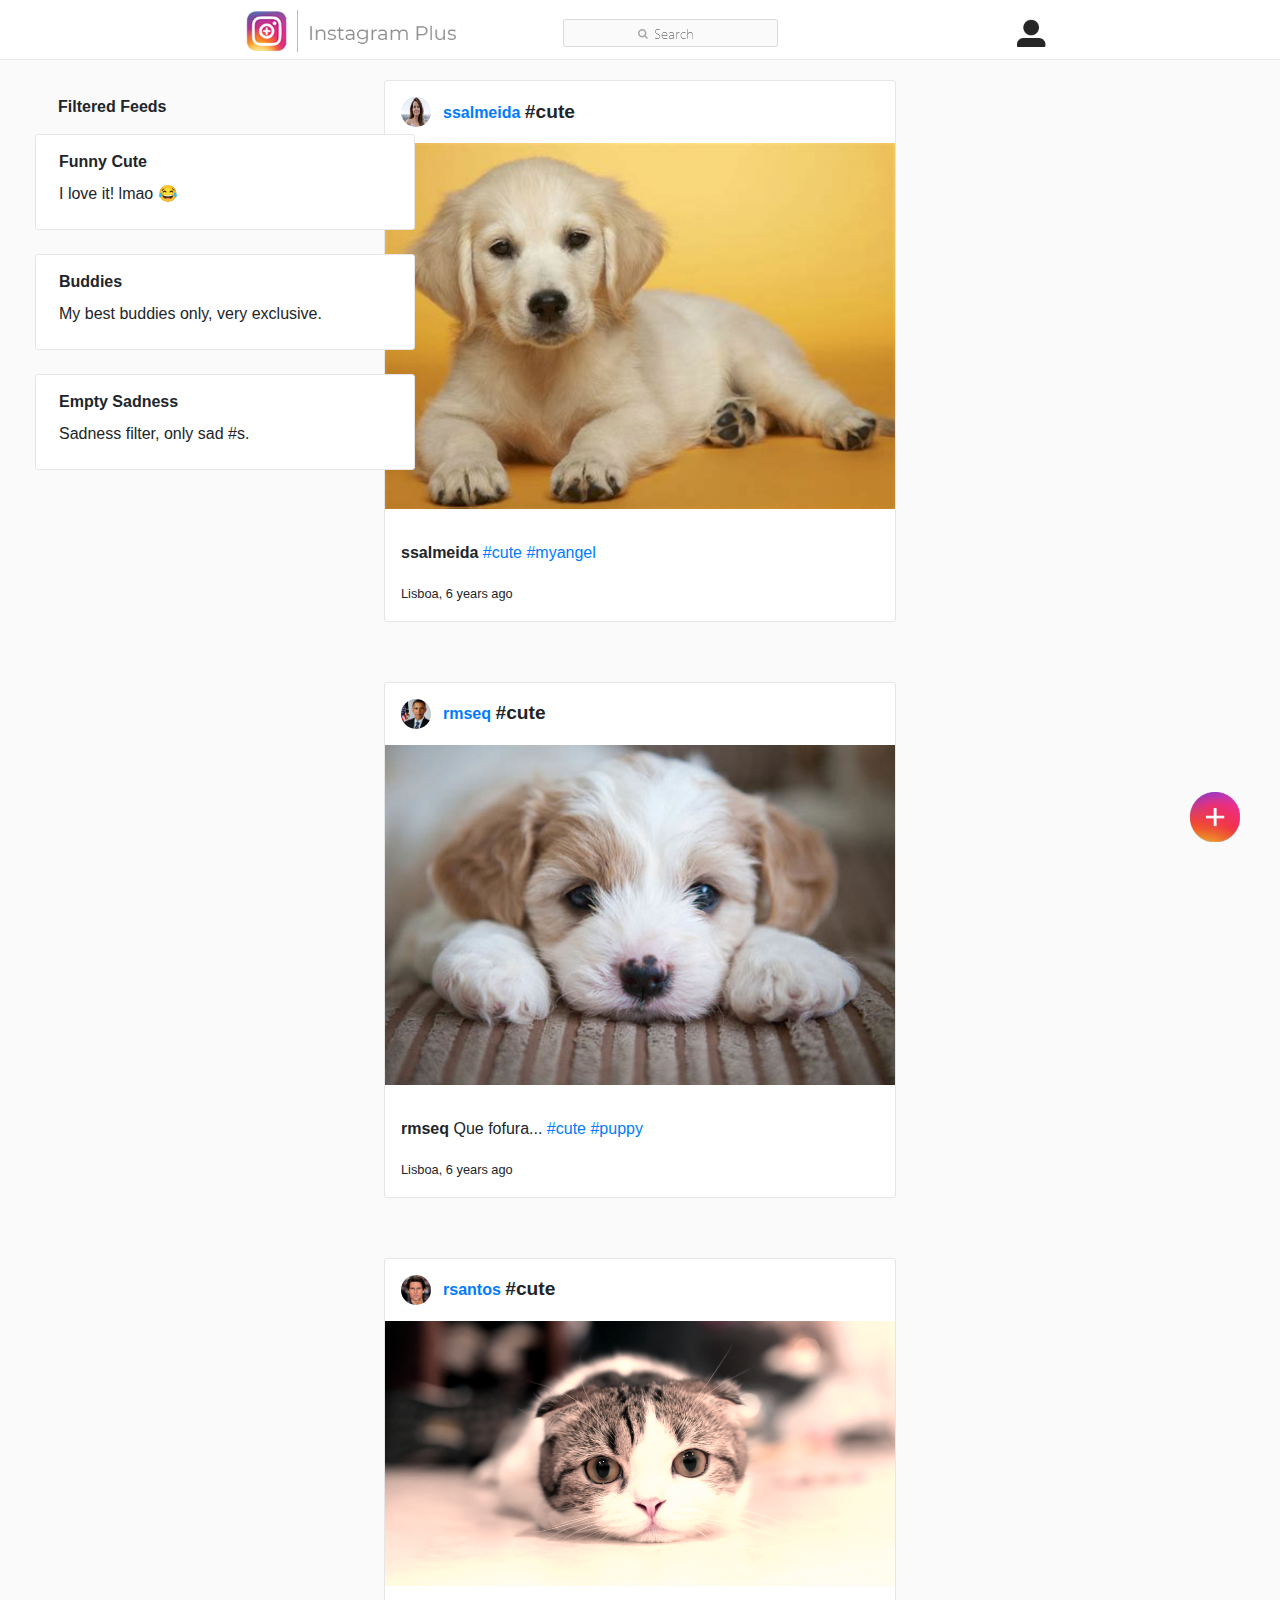
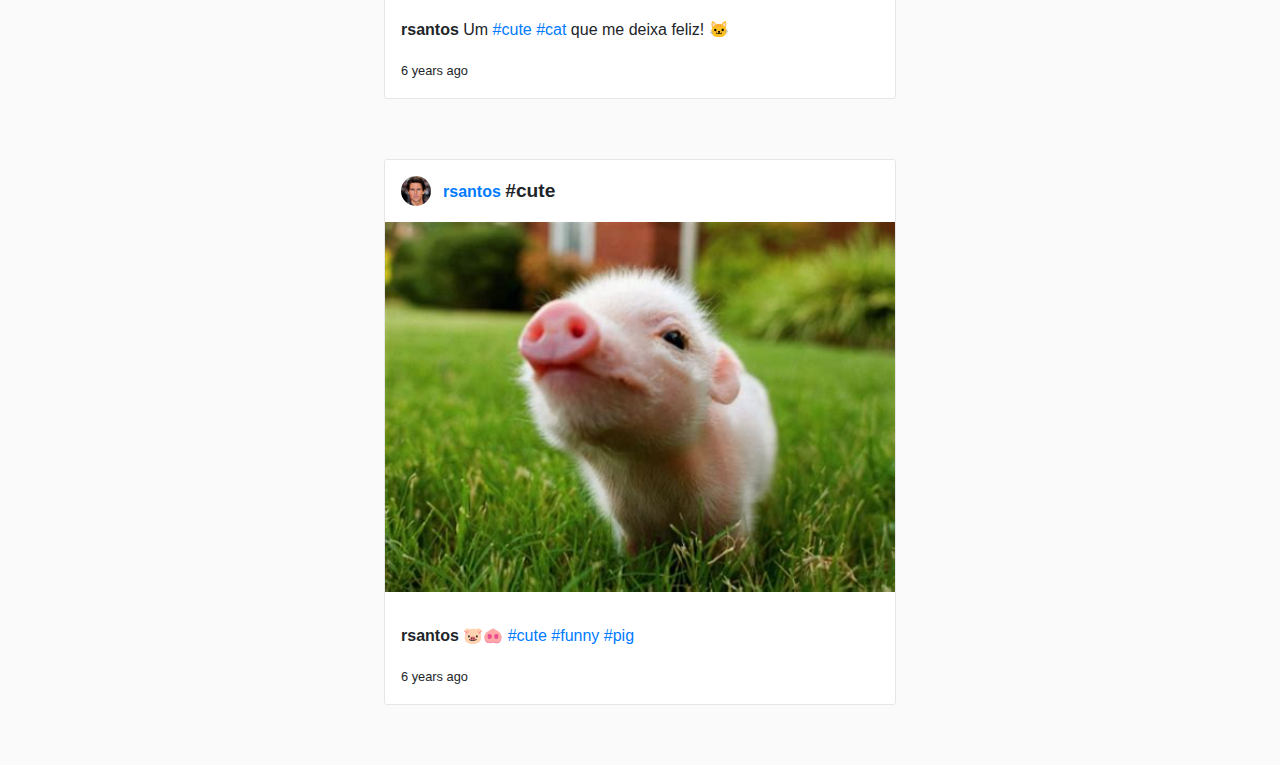
<file: index.html>
<!DOCTYPE html>
<html lang="en">

<head>
	<meta charset="utf-8">
	<meta name="viewport" content="width=device-width, initial-scale=1, shrink-to-fit=no">
	<meta name="description" content="">
	<meta name="author" content="">
	<title>Instagram Plus</title>

	<!-- bootstrap core CSS -->
	<link href="./bootstrap/css/bootstrap.min.css" rel="stylesheet">

	<!-- jquery, can be changed to local lib later -->
	<script src="https://ajax.googleapis.com/ajax/libs/jquery/3.5.1/jquery.min.js"></script>

	<!-- custom js -->
	<script type="text/javascript" src="database/database.js"></script>
	<script type="text/javascript" src="database/users/users.js"></script>
	<script type="text/javascript" src="database/posts/posts.js"></script>
	<script type="text/javascript" src="database/filtered_feed/filtered_feed.js"></script>
	<script type="text/javascript" src="server/feed_controller.js"></script>
	<script type="text/javascript" src="client/utils.js"></script>
	<script type="text/javascript" src="client/load_feed.js"></script>
	<script type="text/javascript" src="client/upload.js"></script>

	<!-- css -->
	<link rel="stylesheet" href="lib/instagram.css/dist/instagram.min.css" />
	<link rel="stylesheet" type="text/css" href="./Components/Header/Header.css" />
	<link rel="stylesheet" type="text/css" href="./Components/Post/Post.css" />
	<link rel="stylesheet" href="./index.css" />

</head>

<body>

	<!-- HEADER -->
	<nav class="Nav">
		<div class="Nav-menus">
			<div class="Nav-brand">
				<a class="Nav-brand-logo" href="./index.html">
					Instagram
				</a>
			</div>
			<a class="Nav-search-bar" href="./Components/search/search.html"></a>
			<a class="Nav-profile" href="./Components/Profile/profile.html"></a>
		</div>
	</nav>
	<!-- END OF HEADER -->

	<div class=posts id=psts>
		<!-- empty div, posts will be loaded here -->
	</div>

	<label for='uploadFile' class="upload-file-btn"></label>
	<input id='file-arquivo' type='file'>
	<input type="file" id="uploadFile" onchange="uploadFile()">

	<div class="fl-items" id="fls">
		<!-- filtered feeds will be loaded here -->
	</div>

</body>


</html>
</file>
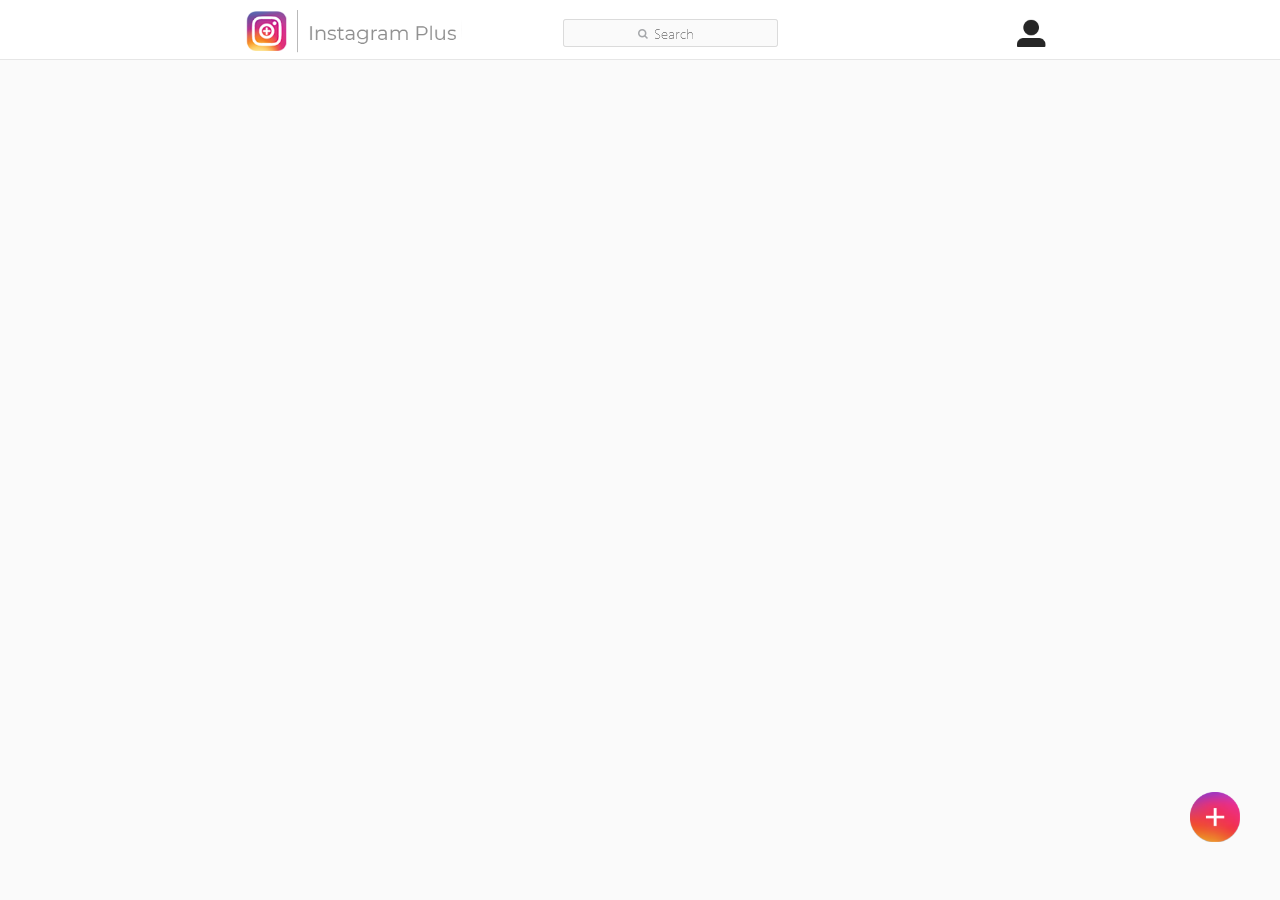
<file: Components/filtered_feed/filtered_feed.html>
<!DOCTYPE html>
<html lang="en">

<head>
	<meta charset="utf-8">
	<meta name="viewport" content="width=device-width, initial-scale=1, shrink-to-fit=no">
	<meta name="description" content="">
	<meta name="author" content="">
	<title>Instagram Plus</title>

	<!-- bootstrap core CSS -->
	<link href="../../bootstrap/css/bootstrap.min.css" rel="stylesheet">

	<!-- jquery, can be changed to local lib later -->
	<script src="https://ajax.googleapis.com/ajax/libs/jquery/3.5.1/jquery.min.js"></script>

	<!-- custom js -->
	<script type="text/javascript" src="../../database/database.js"></script>
	<script type="text/javascript" src="../../database/users/users.js"></script>
	<script type="text/javascript" src="../../database/posts/posts.js"></script>
	<script type="text/javascript" src="../../database/filtered_feed/filtered_feed.js"></script>
	<script type="text/javascript" src="../../server/filtered_feed_controller.js"></script>
	<script type="text/javascript" src="../../client/utils.js"></script>
	<script type="text/javascript" src="../../client/load_filtered_feed.js"></script>
	<script type="text/javascript" src="../../client/upload.js"></script>

	<!-- css -->
	<link rel="stylesheet" href="../../lib/instagram.css/dist/instagram.min.css" />
	<link rel="stylesheet" type="text/css" href="../../Components/Header/Header.css" />
	<link rel="stylesheet" type="text/css" href="../../Components/Post/Post.css" />
	<link rel="stylesheet" href="filtered_feed.css" />

</head>

<body>

	<!-- HEADER -->
	<nav class="Nav">
		<div class="Nav-menus">
			<div class="Nav-brand">
				<a class="Nav-brand-logo" href="../../index.html">
					Instagram
				</a>
			</div>
			<a class="Nav-search-bar" href="../../Components/search/search.html"></a>
			<a class="Nav-profile" href="../../Components/Profile/profile.html"></a>
		</div>
	</nav>
	<!-- END OF HEADER -->

	<div class=posts id=psts>
		<!-- empty div, posts will be loaded here -->
	</div>

	<label for='uploadFile' class="upload-file-btn"></label>
	<input id='file-arquivo' type='file'>
	<input type="file" id="uploadFile" onchange="uploadFileFF()">

	<div class="fl-items" id="fls">
		<!-- filtered feed name will be loaded there -->
	</div>


</body>


</html>
</file>
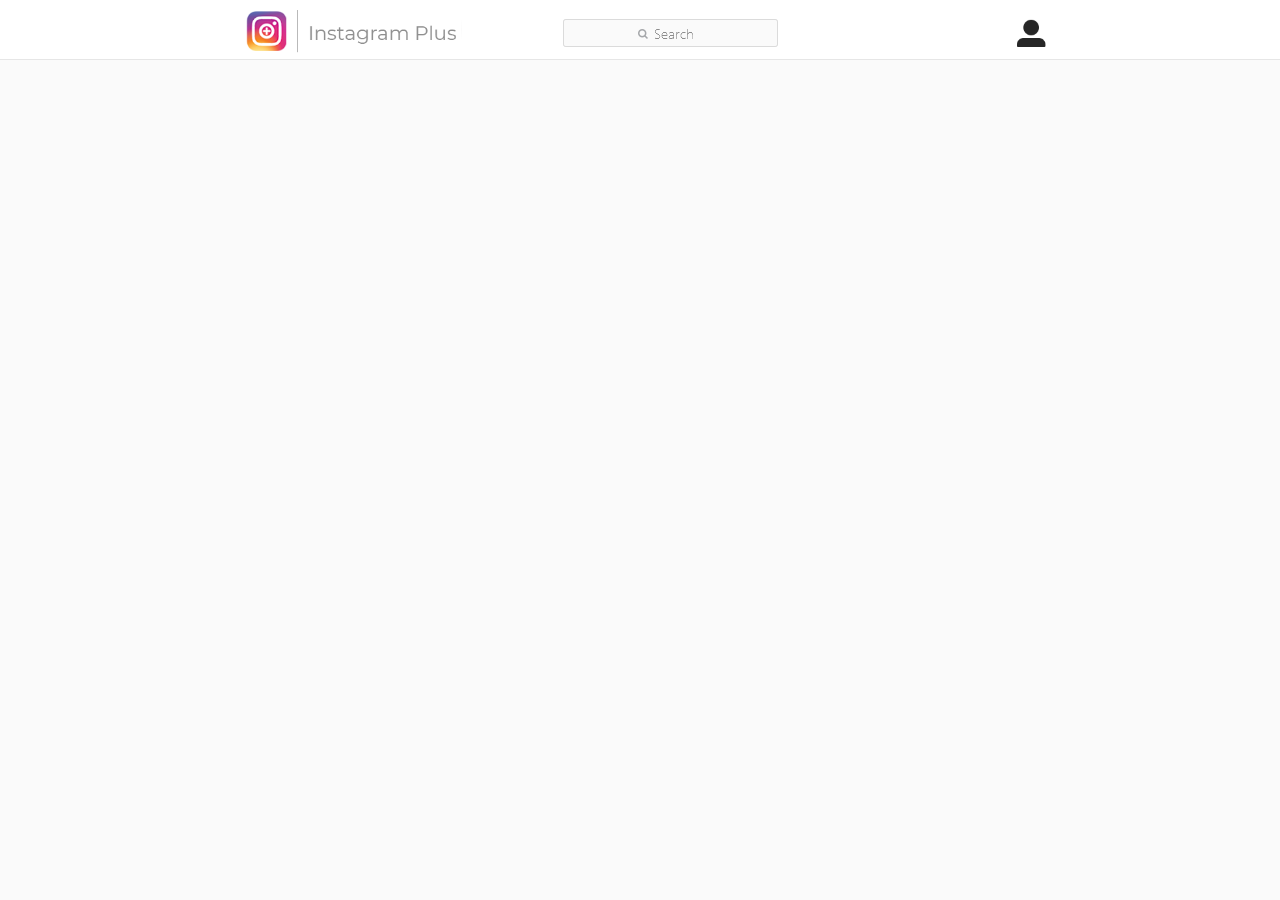
<file: Components/hashtag_profile/hashtag_profile.html>
<!DOCTYPE html>
<html lang="en">

<link rel="stylesheet" type="text/css" href="../Header/Header.css" />
<link rel="stylesheet" type="text/css" href="./hashtag_profile.css" />
<link rel="stylesheet" href="../../lib/instagram.css/dist/instagram.min.css" /> <!-- filtros -->

<head>
	<meta charset="utf-8">
	<meta name="viewport" content="width=device-width, initial-scale=1, shrink-to-fit=no">
	<meta name="description" content="">
	<meta name="author" content="">
	<title>Instagram Plus</title>
	<!-- bootstrap core CSS -->
	<link href="../../bootstrap/css/bootstrap.min.css" rel="stylesheet">
	<!-- jquery, can be changed to local lib later -->
	<script src="https://ajax.googleapis.com/ajax/libs/jquery/3.5.1/jquery.min.js"></script>
	<!-- custom js -->
	<script type="text/javascript" src="../../database/database.js"></script>
	<script type="text/javascript" src="../../database/users/users.js"></script>
	<script type="text/javascript" src="../../database/posts/posts.js"></script>
	<script type="text/javascript" src="../../server/profile_controller.js"></script>
	<script type="text/javascript" src="../../server/follow_unfollow_controller.js"></script>
	<script type="text/javascript" src="../../client/load_hashtag_profile.js"></script>
	<script type="text/javascript" src="../../client/utils.js"></script>
</head>

<!-- header -->
<nav class="Nav">
	<div class="Nav-menus">
		<div class="Nav-brand">
			<a class="Nav-brand-logo" href="../../index.html">
				Instagram
			</a>
		</div>
		<a class="Nav-search-bar" href="../search/search.html"></a>
		<a class="Nav-profile" href="../Profile/profile.html"></a>
	</div>
</nav>

<!-- id to override bootstrap with css changes, assim permite ter o melhor dos dois mundos -->
<body id="override-bootstrap">
	<header>
		<div class="container">
			<div class="profile" id="prfl">
				<!-- empty as the universe, content will be loaded with magic-->
			</div>
		</div>
	</header>

	<main>
		<div class="container">
			<div class="gallery" id="gllry">
				<!-- to be loaded -->
			</div>
		</div>
	</main>

</html>
</file>
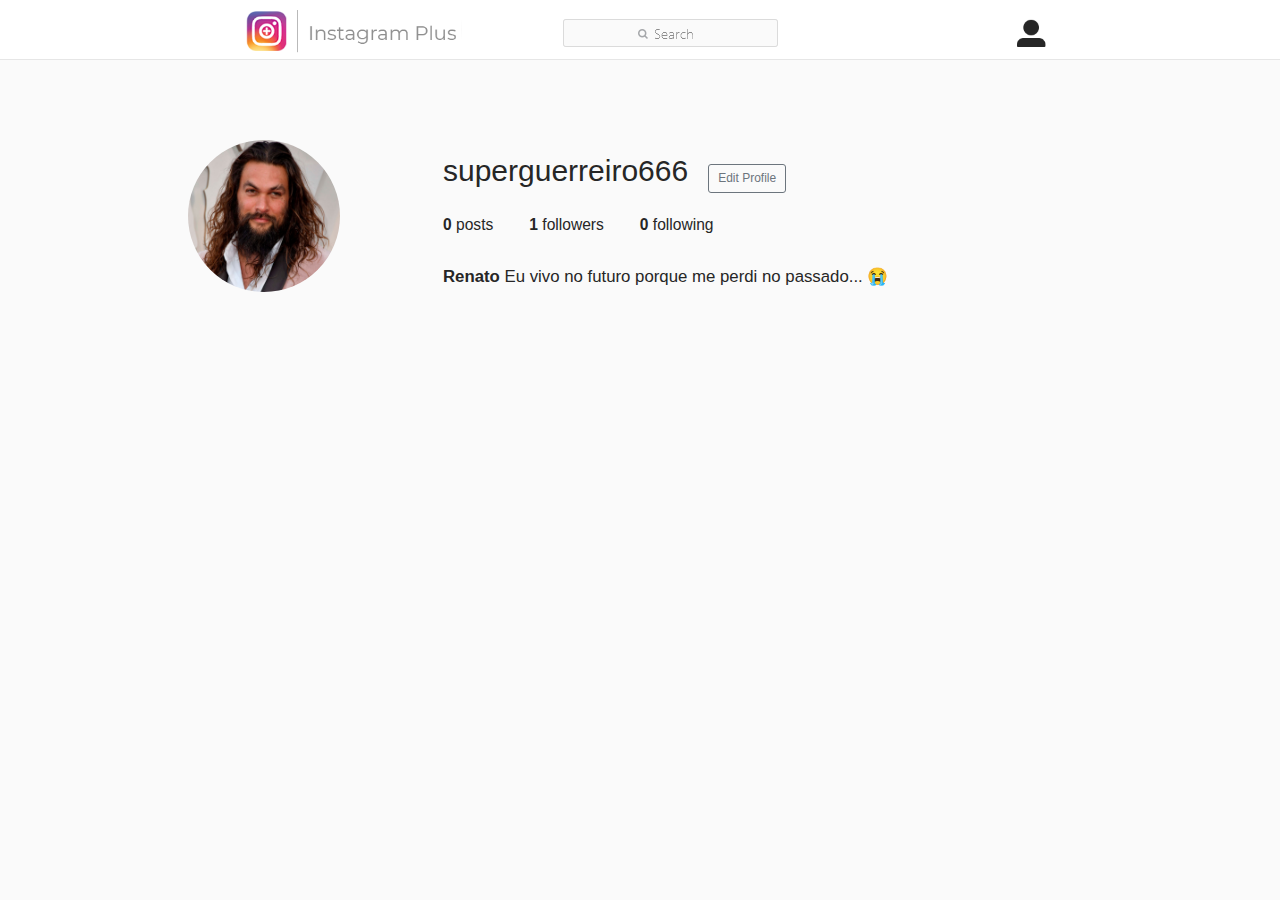
<file: Components/Profile/profile.html>
<!DOCTYPE html>
<html lang="en">

<link rel="stylesheet" type="text/css" href="../Header/Header.css" />
<link rel="stylesheet" type="text/css" href="./Profile.css" />
<link rel="stylesheet" href="../../lib/instagram.css/dist/instagram.min.css" /> <!-- filtros -->

<head>
	<meta charset="utf-8">
	<meta name="viewport" content="width=device-width, initial-scale=1, shrink-to-fit=no">
	<meta name="description" content="">
	<meta name="author" content="">
	<title>Instagram Plus</title>
	<!-- bootstrap core CSS -->
	<link href="../../bootstrap/css/bootstrap.min.css" rel="stylesheet">

	<!-- jquery, can be changed to local lib later -->
	<script src="https://ajax.googleapis.com/ajax/libs/jquery/3.5.1/jquery.min.js"></script>

	<!-- custom js -->
	<script type="text/javascript" src="../../database/database.js"></script>
	<script type="text/javascript" src="../../database/users/users.js"></script>
	<script type="text/javascript" src="../../database/posts/posts.js"></script>
	<script type="text/javascript" src="../../server/profile_controller.js"></script>
	<script type="text/javascript" src="../../server/remove_post_controller.js"></script>
	<script type="text/javascript" src="../../client/load_profile.js"></script>
	<script type="text/javascript" src="../../client/utils.js"></script>

</head>

<!-- header -->
<nav class="Nav">
	<div class="Nav-menus">
		<div class="Nav-brand">
			<a class="Nav-brand-logo" href="../../index.html">
				Instagram
			</a>
		</div>
		<a class="Nav-search-bar" href="../search/search.html"></a>
		<a class="Nav-profile" href="./profile.html"></a>
	</div>
</nav>

<!-- id to override bootstrap with css changes, assim permite ter o melhor dos dois mundos -->

<body id="override-bootstrap">
	<header>
		<div class="container">
			<div class="profile" id="prfl">
				<!-- empty as the universe, content will be loaded with magic-->
			</div>
		</div>
	</header>

	<main>
		<div class="container">
			<div class="gallery" id="gllry">
				<!-- to be loaded -->
			</div>
		</div>
	</main>

</html>
</file>
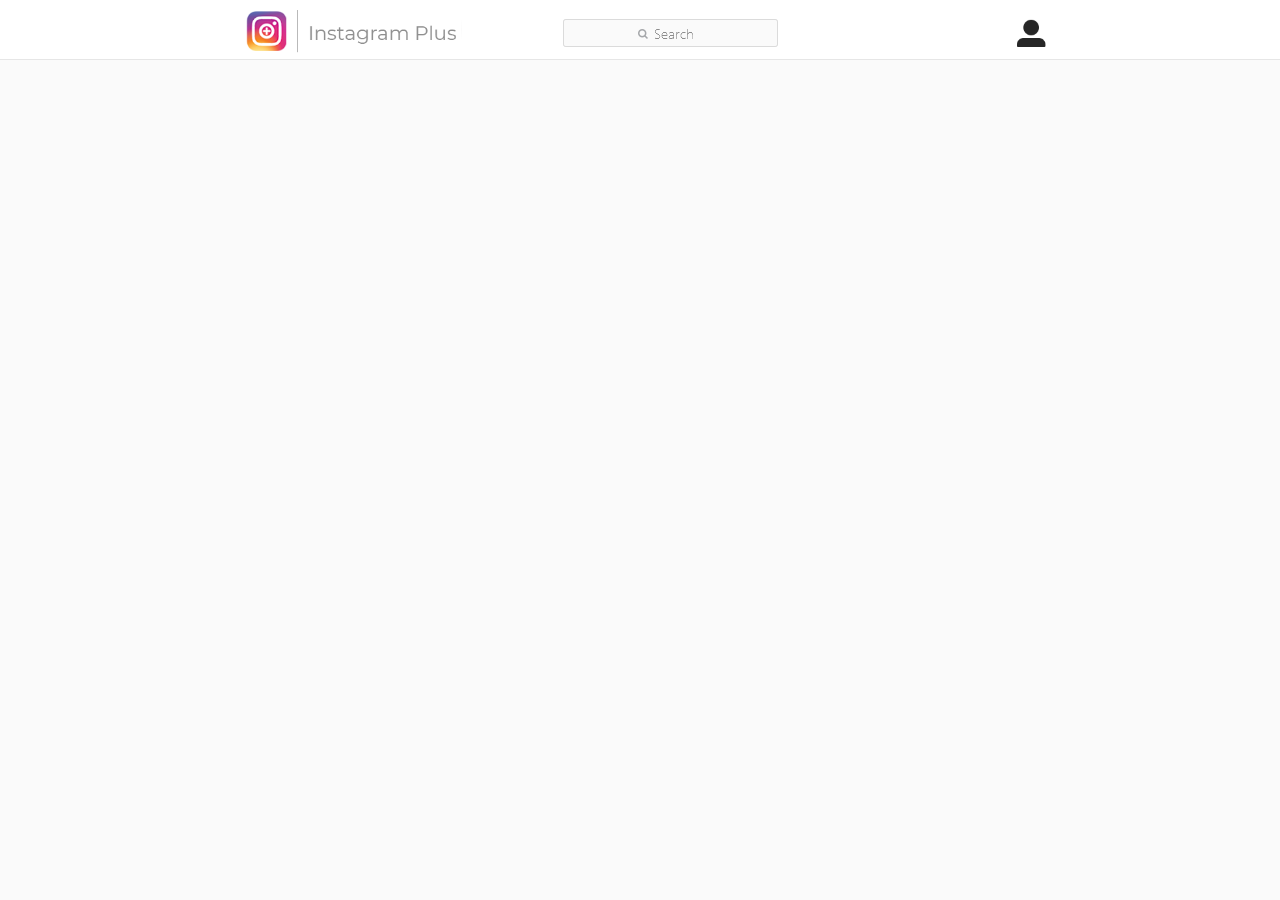
<file: Components/strange_profile/strange_profile.html>
<!DOCTYPE html>
<html lang="en">

<link rel="stylesheet" type="text/css" href="../Header/Header.css" />
<link rel="stylesheet" type="text/css" href="./strange_profile.css" />
<link rel="stylesheet" href="../../lib/instagram.css/dist/instagram.min.css" /> <!-- filtros -->

<head>
	<meta charset="utf-8">
	<meta name="viewport" content="width=device-width, initial-scale=1, shrink-to-fit=no">
	<meta name="description" content="">
	<meta name="author" content="">
	<title>Instagram Plus</title>
	<!-- bootstrap core CSS -->
	<link href="../../bootstrap/css/bootstrap.min.css" rel="stylesheet">
	<!-- jquery, can be changed to local lib later -->
	<script src="https://ajax.googleapis.com/ajax/libs/jquery/3.5.1/jquery.min.js"></script>
	<!-- custom js -->
	<script type="text/javascript" src="../../database/database.js"></script>
	<script type="text/javascript" src="../../database/users/users.js"></script>
	<script type="text/javascript" src="../../database/posts/posts.js"></script>
	<script type="text/javascript" src="../../server/profile_controller.js"></script>
	<script type="text/javascript" src="../../server/follow_unfollow_controller.js"></script>
	<script type="text/javascript" src="../../client/load_strange_profile.js"></script>
	<script type="text/javascript" src="../../client/utils.js"></script>
</head>

<!-- header -->
<nav class="Nav">
	<div class="Nav-menus">
		<div class="Nav-brand">
			<a class="Nav-brand-logo" href="../../index.html">
				Instagram
			</a>
		</div>
		<a class="Nav-search-bar" href="../search/search.html"></a>
		<a class="Nav-profile" href="../Profile/profile.html"></a>
	</div>
</nav>

<!-- id to override bootstrap with css changes, assim permite ter o melhor dos dois mundos -->
<body id="override-bootstrap">
	<header>
		<div class="container">
			<div class="profile" id="prfl">
				<!-- empty as the universe, content will be loaded with magic-->
			</div>
		</div>
	</header>

	<main>
		<div class="container">
			<div class="gallery" id="gllry">
				<!-- to be loaded -->
			</div>
		</div>
	</main>

</html>
</file>
<file: Components/Header/Header.css>
/* src/components/Header/Header.css */
.Nav {
  background-color: #ffffff;
  border-bottom: 1px solid rgba(0, 0, 0, 0.0975);
  position: fixed;
  top: 0;
  width: 100%;
  z-index: 2;
  -webkit-transition: height 0.2s ease-in-out;
  transition: height 0.2s ease-in-out;
  height: 60px;
 min-width: 500px;
}

.Nav-menus {
  display: flex;
  flex-direction: row;
  height: 60px;
  width: 70%;
  margin: 0 auto;
  padding: 10px 40px;
}

/* Logo Component */
/*
.Nav-brand-logo {
  display: block;
  background-position: -176px 0px;
  background-image: url(../../sprite.png);
  background-size: 405px 379px;
  background-repeat: no-repeat;
  height: 35px;
  width: 176px;
  text-indent: -1000%
}
*/

.Nav-brand-logo {
  display: block;
  background-position: -230px 0px;
  background-image: url(../../newSprite.png);
  background-size: 527px 493px;
  background-repeat: no-repeat;
  height: 46px;
  width: 230px;
  text-indent: -1000%;
}


.Nav-profile-menu{
 padding-top: 7px;
 display: flex;
 flex-direction: row;
 height: 50px;
 width: 5%;
 margin: 0 auto;
 float: right;
}

.Nav-profile{
    
  display: block;
  background-position: -30px -460px;
  background-image: url(../../newSprite.png);
  background-size: 527px 493px;
  background-repeat: no-repeat;
  height: 50px;
  width: 35px;
  margin-top: 6px;
  margin-left: 130px;
  margin-right:0;
  text-indent: -1000%
}

.Nav-search-bar{
  display: block;
  background-image: url(../../searchBtn.png);
  background-repeat: no-repeat;
  height: 50px;
  width: 233px;
  margin-top: 5px;
  margin-left:  auto;
  margin-right: auto;
  text-indent: -1000%
}

body { padding-top: 80px; 
background-color: #fafafa;}
</file>
<file: Components/Post/Post.css>
/* src/components/Post/Post.css */
.post {
  border-radius: 3px;
  border: 1px solid #e6e6e6;
  background-color: #fff;
  margin-bottom: 60px;
  margin-left : 30%;
  margin-right: 30%;
}

.post-user {
  display: flex;
  padding: 16px;
  align-items: center;
}
.post-user-avatar {
  width: 30px;
  height: 30px;
}
.post-user-avatar img {
  width: 100%;
  height: 100%;
  border-radius: 50%;
}
.post-user-nickname {
  margin-left: 12px;
  font-family: 'PT Sans', sans-serif;
  font-weight: bold;
}
.post-content-bg {
  background-color: #efefef;
}
.post-content img {
  display: block;
  width: 100%;
}
.post-caption {
  padding: 16px 16px;
  text-align: left;  
}
.post-caption strong {
  font-family: 'PT Sans', sans-serif;
  font-weight: bold;
}
.vjs-fade-out {
  display: none;
  visibility: hidden;
  opacity: 0;
}
</file>
<file: index.css>
/* Esconde o input */
input[type='file'] {
  display: none
}

label.upload-file-btn {
 position: fixed;
    bottom: 50px;
    right: 40px; 
    cursor: pointer;
    background-image: url(./btn.png);
    background-size: 50px 50px;
    background-repeat: no-repeat;
    height: 50px; 
    width: 50px; 
}

.fl-items {
  display: grid;
  position: absolute;
  top: 80px;
  left: 35px;
}

label.filtered-feed {
    position: relative;
    cursor: pointer;
    margin-bottom: 60px;
    height: 60px;
    width: 380px;  
}

.filter-box {
  border-radius: 3px;
  border: 1px solid #e6e6e6;
  background-color: #fff;
}

.filter-details {
  padding: 15px;
  align-items: center; 
}

.filter-name {
  margin-left: 8px;
  font-family: 'PT Sans', sans-serif;
  font-weight: bold;
}

.filter-description {
  padding: 8px 8px;
  word-wrap: break-word;
  text-align: left;  
}
</file>
<file: Components/filtered_feed/filtered_feed.css>
/* Esconde o input */
input[type='file'] {
  display: none
}

label.upload-file-btn {
 position: fixed;
    bottom: 50px;
    right: 40px; 
    cursor: pointer;
    background-image: url(../../btn.png);
    background-size: 50px 50px;
    background-repeat: no-repeat;
    height: 50px; 
    width: 50px; 
}

.fl-items {
  display: grid;
  position: absolute;
  top: 80px;
  left: 35px;
}

label.filtered-feed {
    position: relative;
    margin-bottom: 60px;
    height: 60px;
    width: 380px;  
}

.filter-details {
  padding: 15px;
  align-items: center; 
}

.filter-name {
  margin-left: 8px;
  font-family: 'PT Sans', sans-serif;
  font-weight: bold;
}
</file>
<file: Components/Profile/Profile.css>
/*

All grid code is placed in a 'supports' rule (feature query) at the bottom of the CSS (Line 310). 
        
The 'supports' rule will only run if your browser supports CSS grid.

*/

/* Base Styles */

:root {
    font-size: 12px;

}


body {
    
    min-height: 100vh;
    color: #262626;
    padding-bottom: 3rem;
    
}

#override-bootstrap {
    font-family: "Open Sans", Arial, sans-serif;
    background-color: #fafafa;
    color: #262626;
    min-width: px;
}

img {
    display: block;
}

.container {
    max-width: 93.5rem;
    margin: 0 auto;
    padding: 0 2rem;
}

.btn {
    display: inline-block;
    font: inherit;
    background: none;
    border: none;
    color: inherit;
    padding: 0;
    cursor: pointer;
}

.btn:focus {
    outline: none;
}

.visually-hidden {
    position: absolute !important;
    height: 1px;
    width: 1px;
    overflow: hidden;
    clip: rect(1px, 1px, 1px, 1px);
}

/* Profile Section */

.profile {
    padding: 5rem 0;
}

.profile::after {
    content: "";
    display: block;
    clear: both;
    
}

.profile-image {
    float: left;
    width: calc(33.333% - 1rem);
    display: flex;
    justify-content: center;
    align-items: center;

}

.profile-image img {
    border-radius: 50%;
    width: 152px;
    height: 152px;
}

.profile-user-settings,
.profile-bio {
    float: left;
    width: calc(66.666% - 2rem);
}

.profile-user-settings {
    margin-top: 1.1rem;
}

.profile-user-name {
    display: inline-block;
    font-size: rem;
    font-weight: 300;
    padding-right: 20px;
}

.profile-edit-btn {
    font-size: 1.4rem;
    line-height: 1.8;
    border: 0.1rem solid #dbdbdb;
    border-radius: 0.3rem;
    padding: 0 2.4rem;
    margin-left: 2rem;
}

.profile-settings-btn {
    font-size: 2rem;
    margin-left: 1rem;
}

.profile-stats {
    margin-top: 2.3rem;
    
}

.profile-stats li {
    display: inline-block;
    margin-top: 1.5rem;
    font-size: 1.3rem;
    line-height: 1.5;
    margin-right: 3rem;
    cursor: pointer;
}

.profile-stats li:last-of-type {
    margin-right: 0;
}

.profile-bio {
    font-size: 1.4rem;
    font-weight: 400;
    line-height: 1.2;
    margin-top: 1.5rem;
}

.profile-real-name,
.profile-stat-count,
.profile-edit-btn {
    font-weight: 600;
}

/* Gallery Section */

.gallery {
    display: flex;
    flex-wrap: wrap;
    margin: -1rem -1rem;
    padding-bottom: 3rem;
}

.gallery-item {
    position: relative;
    flex: 1 0 22rem;
    margin: 1rem;
    color: #fff;
}

.gallery-item:hover .gallery-item-info,
.gallery-item:focus .gallery-item-info {
    display: block;
    background: rgba(0, 0, 0, .3);
}

.btn-delete {
    display: block;
    background-color: Transparent;
    opacity: 0;
    position: absolute;
    top: 5%;
    left: 90%;
    background-image: url(../../deleteImg.png);
    background-size: 20px 20px;
    background-repeat: no-repeat;
    height: 20px;
    width: 20px;
    text-indent: -1000%;
    border: none;
    cursor:pointer;
}

.gallery-item:hover .btn-delete {
    opacity: 1;
    outline: none;
}


.gallery-item-info {
    position: absolute;
    top: 0;
    left: 0;
    width: 100%;
    height: 100%;
    background: rgba(0, 0, 0, 0);
    transition: background 0.5s ease;
}

.gallery-item-info li {
    display: inline-block;
    font-size: 1.7rem;
    font-weight: 600;
}

.gallery-item-likes {
    margin-right: 2.2rem;
}

.gallery-item-type {
    position: absolute;
    top: 1rem;
    right: 1rem;
    font-size: 2.5rem;
    text-shadow: 0.2rem 0.2rem 0.2rem rgba(0, 0, 0, 0.1);
}

.fa-clone,
.fa-comment {
    transform: rotateY(180deg);
}

.gallery-image {
    width: 100%;
    height: 100%;
    object-fit: cover;
}


/* Media Query */

@media screen and (max-width: 40rem) {
    .profile {
        display: flex;
        flex-wrap: wrap;
        padding: 4rem 0;
    }

    .profile::after {
        display: none;
    }

    .profile-image,
    .profile-user-settings,
    .profile-bio,
    .profile-stats {
        float: none;
        width: auto;
    }

    .profile-image img {
        width: 7.7rem;
    }

    .profile-user-settings {
        flex-basis: calc(100% - 10.7rem);
        display: flex;
        flex-wrap: wrap;
        margin-top: 1rem;
    }

    .profile-user-name {
        font-size: 2.2rem;
    }

    .profile-edit-btn {
        order: 1;
        padding: 0;
        text-align: center;
        margin-top: 1rem;
    }

    .profile-edit-btn {
        margin-left: 0;
    }

    .profile-bio {
        font-size: 1.4rem;
        margin-top: 1.5rem;
    }

    .profile-edit-btn,
    .profile-bio,
    .profile-stats {
        flex-basis: 100%;
    }

    .profile-stats {
        order: 1;
        margin-top: 1.5rem;
    }

    .profile-stats ul {
        display: flex;
        text-align: center;
        padding: 1.2rem 0;
        border-top: 0.1rem solid #dadada;
        border-bottom: 0.1rem solid #dadada;
    }

    .profile-stats li {
        font-size: 1.4rem;
        flex: 1;
        margin: 0;
    }

    .profile-stat-count {
        display: block;
    }
}



The following code will only run if your browser supports CSS grid.

Remove or comment-out the code block below to see how the browser will fall-back to flexbox & floated styling. 

*/
/*
@supports (display: grid) {
    .profile {
        display: grid;
        grid-template-columns: 1fr 2fr;
        grid-template-rows: repeat(3, auto);
        grid-column-gap: 3rem;
        align-items: center;
    }

    .profile-image {
        grid-row: 1 / -1;
    }

    .gallery {
        display: grid;
        grid-template-columns: repeat(auto-fit, minmax(22rem, 1fr));
        grid-gap: 2rem;
    }

    .profile-image,
    .profile-user-settings,
    .profile-stats,
    .profile-bio,
    .gallery-item,
    .gallery {
        width: auto;
        margin: 0;
    }

    @media (max-width: 40rem) {
        .profile {
            grid-template-columns: auto 1fr;
            grid-row-gap: 1.5rem;
        }

        .profile-image {
            grid-row: 1 / 2;
        }

        .profile-user-settings {
            display: grid;
            grid-template-columns: auto 1fr;
            grid-gap: 1rem;
        }

        .profile-edit-btn,
        .profile-stats,
        .profile-bio {
            grid-column: 1 / -1;
        }

        .profile-user-settings,
        .profile-edit-btn,
        .profile-settings-btn,
        .profile-bio,
        .profile-stats {
            margin: 0;
        }
    }
*/
}
</file>
<file: Components/strange_profile/strange_profile.css>
/*

All grid code is placed in a 'supports' rule (feature query) at the bottom of the CSS (Line 310). 
        
The 'supports' rule will only run if your browser supports CSS grid.

*/

/* Base Styles */

:root {
    font-size: 12px;

}


body {
    
    min-height: 100vh;
    color: #262626;
    padding-bottom: 3rem;
    
}

#override-bootstrap {
    font-family: "Open Sans", Arial, sans-serif;
    background-color: #fafafa;
    color: #262626;
    min-width: px;
}

img {
    display: block;
}

.private-profile {
    margin: auto;
    text-align: center;
}

.container {
    max-width: 93.5rem;
    margin: 0 auto;
    padding: 0 2rem;
}

.btn {
    display: inline-block;
    font: inherit;
    background: none;
    border: none;
    color: brown;
    padding: 0;
    cursor: pointer;
}

.btn:focus {
    outline: none;
    box-shadow: none;
}

.btn.btn-secondary:focus {
    outline: none;
    box-shadow: none;
} 

.visually-hidden {
    position: absolute !important;
    height: 1px;
    width: 1px;
    overflow: hidden;
    clip: rect(1px, 1px, 1px, 1px);
}

/* Profile Section */

.profile {
    padding: 5rem 0;
}

.profile::after {
    content: "";
    display: block;
    clear: both;
    
}

.profile-image {
    float: left;
    width: calc(33.333% - 1rem);
    display: flex;
    justify-content: center;
    align-items: center;

}

.profile-image img {
    border-radius: 50%;
    width: 152px;
    height: 152px;
}

.profile-user-settings,
.profile-bio {
    float: left;
    width: calc(66.666% - 2rem);
}

.profile-user-settings {
    margin-top: 1.1rem;
}

.profile-user-name {
    display: inline-block;
    font-size: rem;
    font-weight: 300;
    padding-right: 20px;
}

.profile-edit-btn {
    font-size: 1.4rem;
    line-height: 1.8;
    border: 0.1rem solid #dbdbdb;
    border-radius: 0.3rem;
    padding: 0 2.4rem;
    margin-left: 2rem;
}

.profile-settings-btn {
    font-size: 2rem;
    margin-left: 1rem;
}

.profile-stats {
    margin-top: 2.3rem;
    
}

.profile-stats li {
    display: inline-block;
    margin-top: 1.5rem;
    font-size: 1.3rem;
    line-height: 1.5;
    margin-right: 3rem;
    cursor: pointer;
}

.profile-stats li:last-of-type {
    margin-right: 0;
}

.profile-bio {
    font-size: 1.4rem;
    font-weight: 400;
    line-height: 1.2;
    margin-top: 1.5rem;
}

.profile-real-name,
.profile-stat-count,
.profile-edit-btn {
    font-weight: 600;
}

/* Gallery Section */

.gallery {
    display: flex;
    flex-wrap: wrap;
    margin: -1rem -1rem;
    padding-bottom: 3rem;
}

.gallery-item {
    position: relative;
    flex: 1 0 22rem;
    margin: 1rem;
    color: #fff;
    cursor: pointer;
}

.gallery-item:hover .gallery-item-info,
.gallery-item:focus .gallery-item-info {
    display: flex;
    justify-content: center;
    align-items: center;
    position: absolute;
    top: 0;
    width: 100%;
    height: 100%;
    background-color: rgba(0, 0, 0, 0.3);
}

.gallery-item-info {
    display: none;
}

.gallery-item-info li {
    display: inline-block;
    font-size: 1.7rem;
    font-weight: 600;
}

.gallery-item-likes {
    margin-right: 2.2rem;
}

.gallery-item-type {
    position: absolute;
    top: 1rem;
    right: 1rem;
    font-size: 2.5rem;
    text-shadow: 0.2rem 0.2rem 0.2rem rgba(0, 0, 0, 0.1);
}

.fa-clone,
.fa-comment {
    transform: rotateY(180deg);
}

.gallery-image {
    width: 100%;
    height: 100%;
    object-fit: cover;
}


/* Media Query */

@media screen and (max-width: 40rem) {
    .profile {
        display: flex;
        flex-wrap: wrap;
        padding: 4rem 0;
    }

    .profile::after {
        display: none;
    }

    .profile-image,
    .profile-user-settings,
    .profile-bio,
    .profile-stats {
        float: none;
        width: auto;
    }

    .profile-image img {
        width: 7.7rem;
    }

    .profile-user-settings {
        flex-basis: calc(100% - 10.7rem);
        display: flex;
        flex-wrap: wrap;
        margin-top: 1rem;
    }

    .profile-user-name {
        font-size: 2.2rem;
    }

    .profile-edit-btn {
        order: 1;
        padding: 0;
        text-align: center;
        margin-top: 1rem;
    }

    .profile-edit-btn {
        margin-left: 0;
    }

    .profile-bio {
        font-size: 1.4rem;
        margin-top: 1.5rem;
    }

    .profile-edit-btn,
    .profile-bio,
    .profile-stats {
        flex-basis: 100%;
    }

    .profile-stats {
        order: 1;
        margin-top: 1.5rem;
    }

    .profile-stats ul {
        display: flex;
        text-align: center;
        padding: 1.2rem 0;
        border-top: 0.1rem solid #dadada;
        border-bottom: 0.1rem solid #dadada;
    }

    .profile-stats li {
        font-size: 1.4rem;
        flex: 1;
        margin: 0;
    }

    .profile-stat-count {
        display: block;
    }
}



The following code will only run if your browser supports CSS grid.

Remove or comment-out the code block below to see how the browser will fall-back to flexbox & floated styling. 

*/
/*
@supports (display: grid) {
    .profile {
        display: grid;
        grid-template-columns: 1fr 2fr;
        grid-template-rows: repeat(3, auto);
        grid-column-gap: 3rem;
        align-items: center;
    }

    .profile-image {
        grid-row: 1 / -1;
    }

    .gallery {
        display: grid;
        grid-template-columns: repeat(auto-fit, minmax(22rem, 1fr));
        grid-gap: 2rem;
    }

    .profile-image,
    .profile-user-settings,
    .profile-stats,
    .profile-bio,
    .gallery-item,
    .gallery {
        width: auto;
        margin: 0;
    }

    @media (max-width: 40rem) {
        .profile {
            grid-template-columns: auto 1fr;
            grid-row-gap: 1.5rem;
        }

        .profile-image {
            grid-row: 1 / 2;
        }

        .profile-user-settings {
            display: grid;
            grid-template-columns: auto 1fr;
            grid-gap: 1rem;
        }

        .profile-edit-btn,
        .profile-stats,
        .profile-bio {
            grid-column: 1 / -1;
        }

        .profile-user-settings,
        .profile-edit-btn,
        .profile-settings-btn,
        .profile-bio,
        .profile-stats {
            margin: 0;
        }
    }
*/
}
</file>
<file: lib/instagram.css/dist/instagram.min.css>
/*! Instagram.css v0.1.4 | MIT License | github.com/picturepan2/instagram.css */[class*=filter]{position:relative}[class*=filter]::before{display:block;height:100%;left:0;position:absolute;top:0;width:100%;z-index:1}.filter-1977{-webkit-filter:sepia(.5) hue-rotate(-30deg) saturate(1.4);filter:sepia(.5) hue-rotate(-30deg) saturate(1.4)}.filter-aden{-webkit-filter:sepia(.2) brightness(1.15) saturate(1.4);filter:sepia(.2) brightness(1.15) saturate(1.4)}.filter-aden::before{background:rgba(125,105,24,.1);content:"";mix-blend-mode:multiply}.filter-amaro{-webkit-filter:sepia(.35) contrast(1.1) brightness(1.2) saturate(1.3);filter:sepia(.35) contrast(1.1) brightness(1.2) saturate(1.3)}.filter-amaro::before{background:rgba(125,105,24,.2);content:"";mix-blend-mode:overlay}.filter-ashby{-webkit-filter:sepia(.5) contrast(1.2) saturate(1.8);filter:sepia(.5) contrast(1.2) saturate(1.8)}.filter-ashby::before{background:rgba(125,105,24,.35);content:"";mix-blend-mode:lighten}.filter-brannan{-webkit-filter:sepia(.4) contrast(1.25) brightness(1.1) saturate(.9) hue-rotate(-2deg);filter:sepia(.4) contrast(1.25) brightness(1.1) saturate(.9) hue-rotate(-2deg)}.filter-brooklyn{-webkit-filter:sepia(.25) contrast(1.25) brightness(1.25) hue-rotate(5deg);filter:sepia(.25) contrast(1.25) brightness(1.25) hue-rotate(5deg)}.filter-brooklyn::before{background:rgba(127,187,227,.2);content:"";mix-blend-mode:overlay}.filter-charmes{-webkit-filter:sepia(.25) contrast(1.25) brightness(1.25) saturate(1.35) hue-rotate(-5deg);filter:sepia(.25) contrast(1.25) brightness(1.25) saturate(1.35) hue-rotate(-5deg)}.filter-charmes::before{background:rgba(125,105,24,.25);content:"";mix-blend-mode:darken}.filter-clarendon{-webkit-filter:sepia(.15) contrast(1.25) brightness(1.25) hue-rotate(5deg);filter:sepia(.15) contrast(1.25) brightness(1.25) hue-rotate(5deg)}.filter-clarendon::before{background:rgba(127,187,227,.4);content:"";mix-blend-mode:overlay}.filter-crema{-webkit-filter:sepia(.5) contrast(1.25) brightness(1.15) saturate(.9) hue-rotate(-2deg);filter:sepia(.5) contrast(1.25) brightness(1.15) saturate(.9) hue-rotate(-2deg)}.filter-crema::before{background:rgba(125,105,24,.2);content:"";mix-blend-mode:multiply}.filter-dogpatch{-webkit-filter:sepia(.35) saturate(1.1) contrast(1.5);filter:sepia(.35) saturate(1.1) contrast(1.5)}.filter-earlybird{-webkit-filter:sepia(.25) contrast(1.25) brightness(1.15) saturate(.9) hue-rotate(-5deg);filter:sepia(.25) contrast(1.25) brightness(1.15) saturate(.9) hue-rotate(-5deg)}.filter-earlybird::before{background:radial-gradient(circle closest-corner,transparent 0,rgba(125,105,24,.2) 100%);background:-o-radial-gradient(circle closest-corner,transparent 0,rgba(125,105,24,.2) 100%);background:-moz-radial-gradient(circle closest-corner,transparent 0,rgba(125,105,24,.2) 100%);background:-webkit-radial-gradient(circle closest-corner,transparent 0,rgba(125,105,24,.2) 100%);content:"";mix-blend-mode:multiply}.filter-gingham{-webkit-filter:contrast(1.1) brightness(1.1);filter:contrast(1.1) brightness(1.1)}.filter-gingham::before{background:#e6e6e6;content:"";mix-blend-mode:soft-light}.filter-ginza{-webkit-filter:sepia(.25) contrast(1.15) brightness(1.2) saturate(1.35) hue-rotate(-5deg);filter:sepia(.25) contrast(1.15) brightness(1.2) saturate(1.35) hue-rotate(-5deg)}.filter-ginza::before{background:rgba(125,105,24,.15);content:"";mix-blend-mode:darken}.filter-hefe{-webkit-filter:sepia(.4) contrast(1.5) brightness(1.2) saturate(1.4) hue-rotate(-10deg);filter:sepia(.4) contrast(1.5) brightness(1.2) saturate(1.4) hue-rotate(-10deg)}.filter-hefe::before{background:radial-gradient(circle closest-corner,transparent 0,rgba(0,0,0,.25) 100%);background:-o-radial-gradient(circle closest-corner,transparent 0,rgba(0,0,0,.25) 100%);background:-moz-radial-gradient(circle closest-corner,transparent 0,rgba(0,0,0,.25) 100%);background:-webkit-radial-gradient(circle closest-corner,transparent 0,rgba(0,0,0,.25) 100%);content:"";mix-blend-mode:multiply}.filter-helena{-webkit-filter:sepia(.5) contrast(1.05) brightness(1.05) saturate(1.35);filter:sepia(.5) contrast(1.05) brightness(1.05) saturate(1.35)}.filter-helena::before{background:rgba(158,175,30,.25);content:"";mix-blend-mode:overlay}.filter-hudson{-webkit-filter:sepia(.25) contrast(1.2) brightness(1.2) saturate(1.05) hue-rotate(-15deg);filter:sepia(.25) contrast(1.2) brightness(1.2) saturate(1.05) hue-rotate(-15deg)}.filter-hudson::before{background:radial-gradient(circle closest-corner,transparent 25%,rgba(25,62,167,.25) 100%);background:-o-radial-gradient(circle closest-corner,transparent 25%,rgba(25,62,167,.25) 100%);background:-moz-radial-gradient(circle closest-corner,transparent 25%,rgba(25,62,167,.25) 100%);background:-webkit-radial-gradient(circle closest-corner,transparent 25%,rgba(25,62,167,.25) 100%);content:"";mix-blend-mode:multiply}.filter-inkwell{-webkit-filter:brightness(1.25) contrast(.85) grayscale(1);filter:brightness(1.25) contrast(.85) grayscale(1)}.filter-juno{-webkit-filter:sepia(.35) contrast(1.15) brightness(1.15) saturate(1.8);filter:sepia(.35) contrast(1.15) brightness(1.15) saturate(1.8)}.filter-juno::before{background:rgba(127,187,227,.2);content:"";mix-blend-mode:overlay}.filter-kelvin{-webkit-filter:sepia(.15) contrast(1.5) brightness(1.1) hue-rotate(-10deg);filter:sepia(.15) contrast(1.5) brightness(1.1) hue-rotate(-10deg)}.filter-kelvin::before{background:radial-gradient(circle closest-corner,rgba(128,78,15,.25) 0,rgba(128,78,15,.5) 100%);background:-o-radial-gradient(circle closest-corner,rgba(128,78,15,.25) 0,rgba(128,78,15,.5) 100%);background:-moz-radial-gradient(circle closest-corner,rgba(128,78,15,.25) 0,rgba(128,78,15,.5) 100%);background:-webkit-radial-gradient(circle closest-corner,rgba(128,78,15,.25) 0,rgba(128,78,15,.5) 100%);content:"";mix-blend-mode:overlay}.filter-lark{-webkit-filter:sepia(.25) contrast(1.2) brightness(1.3) saturate(1.25);filter:sepia(.25) contrast(1.2) brightness(1.3) saturate(1.25)}.filter-lofi{-webkit-filter:saturate(1.1) contrast(1.5);filter:saturate(1.1) contrast(1.5)}.filter-ludwig{-webkit-filter:sepia(.25) contrast(1.05) brightness(1.05) saturate(2);filter:sepia(.25) contrast(1.05) brightness(1.05) saturate(2)}.filter-ludwig::before{background:rgba(125,105,24,.1);content:"";mix-blend-mode:overlay}.filter-maven{-webkit-filter:sepia(.35) contrast(1.05) brightness(1.05) saturate(1.75);filter:sepia(.35) contrast(1.05) brightness(1.05) saturate(1.75)}.filter-maven::before{background:rgba(158,175,30,.25);content:"";mix-blend-mode:darken}.filter-mayfair{-webkit-filter:contrast(1.1) brightness(1.15) saturate(1.1);filter:contrast(1.1) brightness(1.15) saturate(1.1)}.filter-mayfair::before{background:radial-gradient(circle closest-corner,transparent 0,rgba(175,105,24,.4) 100%);background:-o-radial-gradient(circle closest-corner,transparent 0,rgba(175,105,24,.4) 100%);background:-moz-radial-gradient(circle closest-corner,transparent 0,rgba(175,105,24,.4) 100%);background:-webkit-radial-gradient(circle closest-corner,transparent 0,rgba(175,105,24,.4) 100%);content:"";mix-blend-mode:multiply}.filter-moon{-webkit-filter:brightness(1.4) contrast(.95) saturate(0) sepia(.35);filter:brightness(1.4) contrast(.95) saturate(0) sepia(.35)}.filter-nashville{-webkit-filter:sepia(.25) contrast(1.5) brightness(.9) hue-rotate(-15deg);filter:sepia(.25) contrast(1.5) brightness(.9) hue-rotate(-15deg)}.filter-nashville::before{background:radial-gradient(circle closest-corner,rgba(128,78,15,.5) 0,rgba(128,78,15,.65) 100%);background:-o-radial-gradient(circle closest-corner,rgba(128,78,15,.5) 0,rgba(128,78,15,.65) 100%);background:-moz-radial-gradient(circle closest-corner,rgba(128,78,15,.5) 0,rgba(128,78,15,.65) 100%);background:-webkit-radial-gradient(circle closest-corner,rgba(128,78,15,.5) 0,rgba(128,78,15,.65) 100%);content:"";mix-blend-mode:screen}.filter-perpetua{-webkit-filter:contrast(1.1) brightness(1.25) saturate(1.1);filter:contrast(1.1) brightness(1.25) saturate(1.1)}.filter-perpetua::before{background:linear-gradient(to bottom,rgba(0,91,154,.25),rgba(230,193,61,.25));background:-o-linear-gradient(top,rgba(0,91,154,.25),rgba(230,193,61,.25));background:-moz-linear-gradient(top,rgba(0,91,154,.25),rgba(230,193,61,.25));background:-webkit-linear-gradient(top,rgba(0,91,154,.25),rgba(230,193,61,.25));background:-webkit-gradient(linear,left top,left bottom,from(rgba(0,91,154,.25)),to(rgba(230,193,61,.25)));content:"";mix-blend-mode:multiply}.filter-poprocket{-webkit-filter:sepia(.15) brightness(1.2);filter:sepia(.15) brightness(1.2)}.filter-poprocket::before{background:radial-gradient(circle closest-corner,rgba(206,39,70,.75) 40%,#000 80%);background:-o-radial-gradient(circle closest-corner,rgba(206,39,70,.75) 40%,#000 80%);background:-moz-radial-gradient(circle closest-corner,rgba(206,39,70,.75) 40%,#000 80%);background:-webkit-radial-gradient(circle closest-corner,rgba(206,39,70,.75) 40%,#000 80%);content:"";mix-blend-mode:screen}.filter-reyes{-webkit-filter:sepia(.75) contrast(.75) brightness(1.25) saturate(1.4);filter:sepia(.75) contrast(.75) brightness(1.25) saturate(1.4)}.filter-rise{-webkit-filter:sepia(.25) contrast(1.25) brightness(1.2) saturate(.9);filter:sepia(.25) contrast(1.25) brightness(1.2) saturate(.9)}.filter-rise::before{background:radial-gradient(circle closest-corner,transparent 0,rgba(230,193,61,.25) 100%);background:-o-radial-gradient(circle closest-corner,transparent 0,rgba(230,193,61,.25) 100%);background:-moz-radial-gradient(circle closest-corner,transparent 0,rgba(230,193,61,.25) 100%);background:-webkit-radial-gradient(circle closest-corner,transparent 0,rgba(230,193,61,.25) 100%);content:"";mix-blend-mode:lighten}.filter-sierra{-webkit-filter:sepia(.25) contrast(1.5) brightness(.9) hue-rotate(-15deg);filter:sepia(.25) contrast(1.5) brightness(.9) hue-rotate(-15deg)}.filter-sierra::before{background:radial-gradient(circle closest-corner,rgba(128,78,15,.5) 0,rgba(0,0,0,.65) 100%);background:-o-radial-gradient(circle closest-corner,rgba(128,78,15,.5) 0,rgba(0,0,0,.65) 100%);background:-moz-radial-gradient(circle closest-corner,rgba(128,78,15,.5) 0,rgba(0,0,0,.65) 100%);background:-webkit-radial-gradient(circle closest-corner,rgba(128,78,15,.5) 0,rgba(0,0,0,.65) 100%);content:"";mix-blend-mode:screen}.filter-skyline{-webkit-filter:sepia(.15) contrast(1.25) brightness(1.25) saturate(1.2);filter:sepia(.15) contrast(1.25) brightness(1.25) saturate(1.2)}.filter-slumber{-webkit-filter:sepia(.35) contrast(1.25) saturate(1.25);filter:sepia(.35) contrast(1.25) saturate(1.25)}.filter-slumber::before{background:rgba(125,105,24,.2);content:"";mix-blend-mode:darken}.filter-stinson{-webkit-filter:sepia(.35) contrast(1.25) brightness(1.1) saturate(1.25);filter:sepia(.35) contrast(1.25) brightness(1.1) saturate(1.25)}.filter-stinson::before{background:rgba(125,105,24,.45);content:"";mix-blend-mode:lighten}.filter-sutro{-webkit-filter:sepia(.4) contrast(1.2) brightness(.9) saturate(1.4) hue-rotate(-10deg);filter:sepia(.4) contrast(1.2) brightness(.9) saturate(1.4) hue-rotate(-10deg)}.filter-sutro::before{background:radial-gradient(circle closest-corner,transparent 50%,rgba(0,0,0,.5) 90%);background:-o-radial-gradient(circle closest-corner,transparent 50%,rgba(0,0,0,.5) 90%);background:-moz-radial-gradient(circle closest-corner,transparent 50%,rgba(0,0,0,.5) 90%);background:-webkit-radial-gradient(circle closest-corner,transparent 50%,rgba(0,0,0,.5) 90%);content:"";mix-blend-mode:darken}.filter-toaster{-webkit-filter:sepia(.25) contrast(1.5) brightness(.95) hue-rotate(-15deg);filter:sepia(.25) contrast(1.5) brightness(.95) hue-rotate(-15deg)}.filter-toaster::before{background:radial-gradient(circle,#804e0f,rgba(0,0,0,.25));background:-o-radial-gradient(circle,#804e0f,rgba(0,0,0,.25));background:-moz-radial-gradient(circle,#804e0f,rgba(0,0,0,.25));background:-webkit-radial-gradient(circle,#804e0f,rgba(0,0,0,.25));content:"";mix-blend-mode:screen}.filter-valencia{-webkit-filter:sepia(.25) contrast(1.1) brightness(1.1);filter:sepia(.25) contrast(1.1) brightness(1.1)}.filter-valencia::before{background:rgba(230,193,61,.1);content:"";mix-blend-mode:lighten}.filter-vesper{-webkit-filter:sepia(.35) contrast(1.15) brightness(1.2) saturate(1.3);filter:sepia(.35) contrast(1.15) brightness(1.2) saturate(1.3)}.filter-vesper::before{background:rgba(125,105,24,.25);content:"";mix-blend-mode:overlay}.filter-walden{-webkit-filter:sepia(.35) contrast(.8) brightness(1.25) saturate(1.4);filter:sepia(.35) contrast(.8) brightness(1.25) saturate(1.4)}.filter-walden::before{background:rgba(229,240,128,.5);content:"";mix-blend-mode:darken}.filter-willow{-webkit-filter:brightness(1.2) contrast(.85) saturate(.05) sepia(.2);filter:brightness(1.2) contrast(.85) saturate(.05) sepia(.2)}.filter-xpro-ii{-webkit-filter:sepia(.45) contrast(1.25) brightness(1.75) saturate(1.3) hue-rotate(-5deg);filter:sepia(.45) contrast(1.25) brightness(1.75) saturate(1.3) hue-rotate(-5deg)}.filter-xpro-ii::before{background:radial-gradient(circle closest-corner,rgba(0,91,154,.35) 0,rgba(0,0,0,.65) 100%);background:-o-radial-gradient(circle closest-corner,rgba(0,91,154,.35) 0,rgba(0,0,0,.65) 100%);background:-moz-radial-gradient(circle closest-corner,rgba(0,91,154,.35) 0,rgba(0,0,0,.65) 100%);background:-webkit-radial-gradient(circle closest-corner,rgba(0,91,154,.35) 0,rgba(0,0,0,.65) 100%);content:"";mix-blend-mode:multiply}
</file>
<file: Components/hashtag_profile/hashtag_profile.css>
:root {
    font-size: 12px;

}


body {
    min-height: 100vh;
    color: #262626;
    padding-bottom: 3rem;
    
}

#override-bootstrap {
    font-family: "Open Sans", Arial, sans-serif;
    background-color: #fafafa;
    color: #262626;
    min-width: px;
}

img {
    display: block;
}

.container {
    max-width: 93.5rem;
    margin: 0 auto;
    padding: 0 2rem;
}

.btn {
    display: inline-block;
    font: inherit;
    background: none;
    border: none;
    color: brown;
    padding: 0;
    cursor: pointer;
}

.btn:focus {
    outline: none;
    box-shadow: none;
}

.btn.btn-secondary:focus {
    outline: none;
    box-shadow: none;
} 

.visually-hidden {
    position: absolute !important;
    height: 1px;
    width: 1px;
    overflow: hidden;
    clip: rect(1px, 1px, 1px, 1px);
}

/* Profile Section */

.profile {
    padding: 5rem 0;
}

.profile::after {
    content: "";
    display: block;
    clear: both;
    
}
.profile-user-settings {
    margin-top: 1.1rem;
}

.profile-user-name {
    display: inline-block;
    font-size: rem;
    font-weight: 300;
    padding-right: 20px;
}

.profile-edit-btn {
    font-size: 1.4rem;
    line-height: 1.6;
    border: 0.1rem solid #dbdbdb;
    border-radius: 0.3rem;
    padding: 0 2.1rem;
    margin-left: 2rem;
}

.profile-settings-btn {
    font-size: 2rem;
    margin-left: 1rem;
}

.profile-real-name,
.profile-stat-count,
.profile-edit-btn {
    font-weight: 600;
}

/* Gallery Section */

.gallery {
    display: flex;
    flex-wrap: wrap;
    margin: -1rem -1rem;
    padding-bottom: 3rem;
}

.gallery-item {
    position: relative;
    flex: 1 0 22rem;
    margin: 1rem;
    color: #fff;
    cursor: pointer;
}

.gallery-item:hover .gallery-item-info,
.gallery-item:focus .gallery-item-info {
    display: flex;
    justify-content: center;
    align-items: center;
    position: absolute;
    top: 0;
    width: 100%;
    height: 100%;
    background-color: rgba(0, 0, 0, 0.3);
}

.gallery-item-info {
    display: none;
}

.gallery-item-info li {
    display: inline-block;
    font-size: 1.7rem;
    font-weight: 600;
}

.gallery-item-likes {
    margin-right: 2.2rem;
}

.gallery-item-type {
    position: absolute;
    top: 1rem;
    right: 1rem;
    font-size: 2.5rem;
    text-shadow: 0.2rem 0.2rem 0.2rem rgba(0, 0, 0, 0.1);
}

.fa-clone,
.fa-comment {
    transform: rotateY(180deg);
}

.gallery-image {
    width: 100%;
    height: 100%;
    object-fit: cover;
}


/* Media Query */

@media screen and (max-width: 40rem) {
    .profile {
        display: flex;
        flex-wrap: wrap;
        padding: 4rem 0;
    }

    .profile::after {
        display: none;
    }

    .profile-image,
    .profile-user-settings,
    .profile-bio,
    .profile-stats {
        float: none;
        width: auto;
    }

    .profile-image img {
        width: 7.7rem;
    }

    .profile-user-settings {
        flex-basis: calc(100% - 10.7rem);
        display: flex;
        flex-wrap: wrap;
        margin-top: 1rem;
    }

    .profile-user-name {
        font-size: 2.2rem;
    }

    .profile-edit-btn {
        order: 1;
        padding: 0;
        text-align: center;
        margin-top: 1rem;
    }

    .profile-edit-btn {
        margin-left: 0;
    }

    .profile-edit-btn,
    .profile-bio,
    .profile-stats {
        flex-basis: 100%;
    }

    .profile-stats {
        order: 1;
        margin-top: 1.5rem;
    }

    .profile-stats ul {
        display: flex;
        text-align: center;
        padding: 1.2rem 0;
        border-top: 0.1rem solid #dadada;
        border-bottom: 0.1rem solid #dadada;
    }

    .profile-stats li {
        font-size: 1.4rem;
        flex: 1;
        margin: 0;
    }

    .profile-stat-count {
        display: block;
    }
}
</file>
